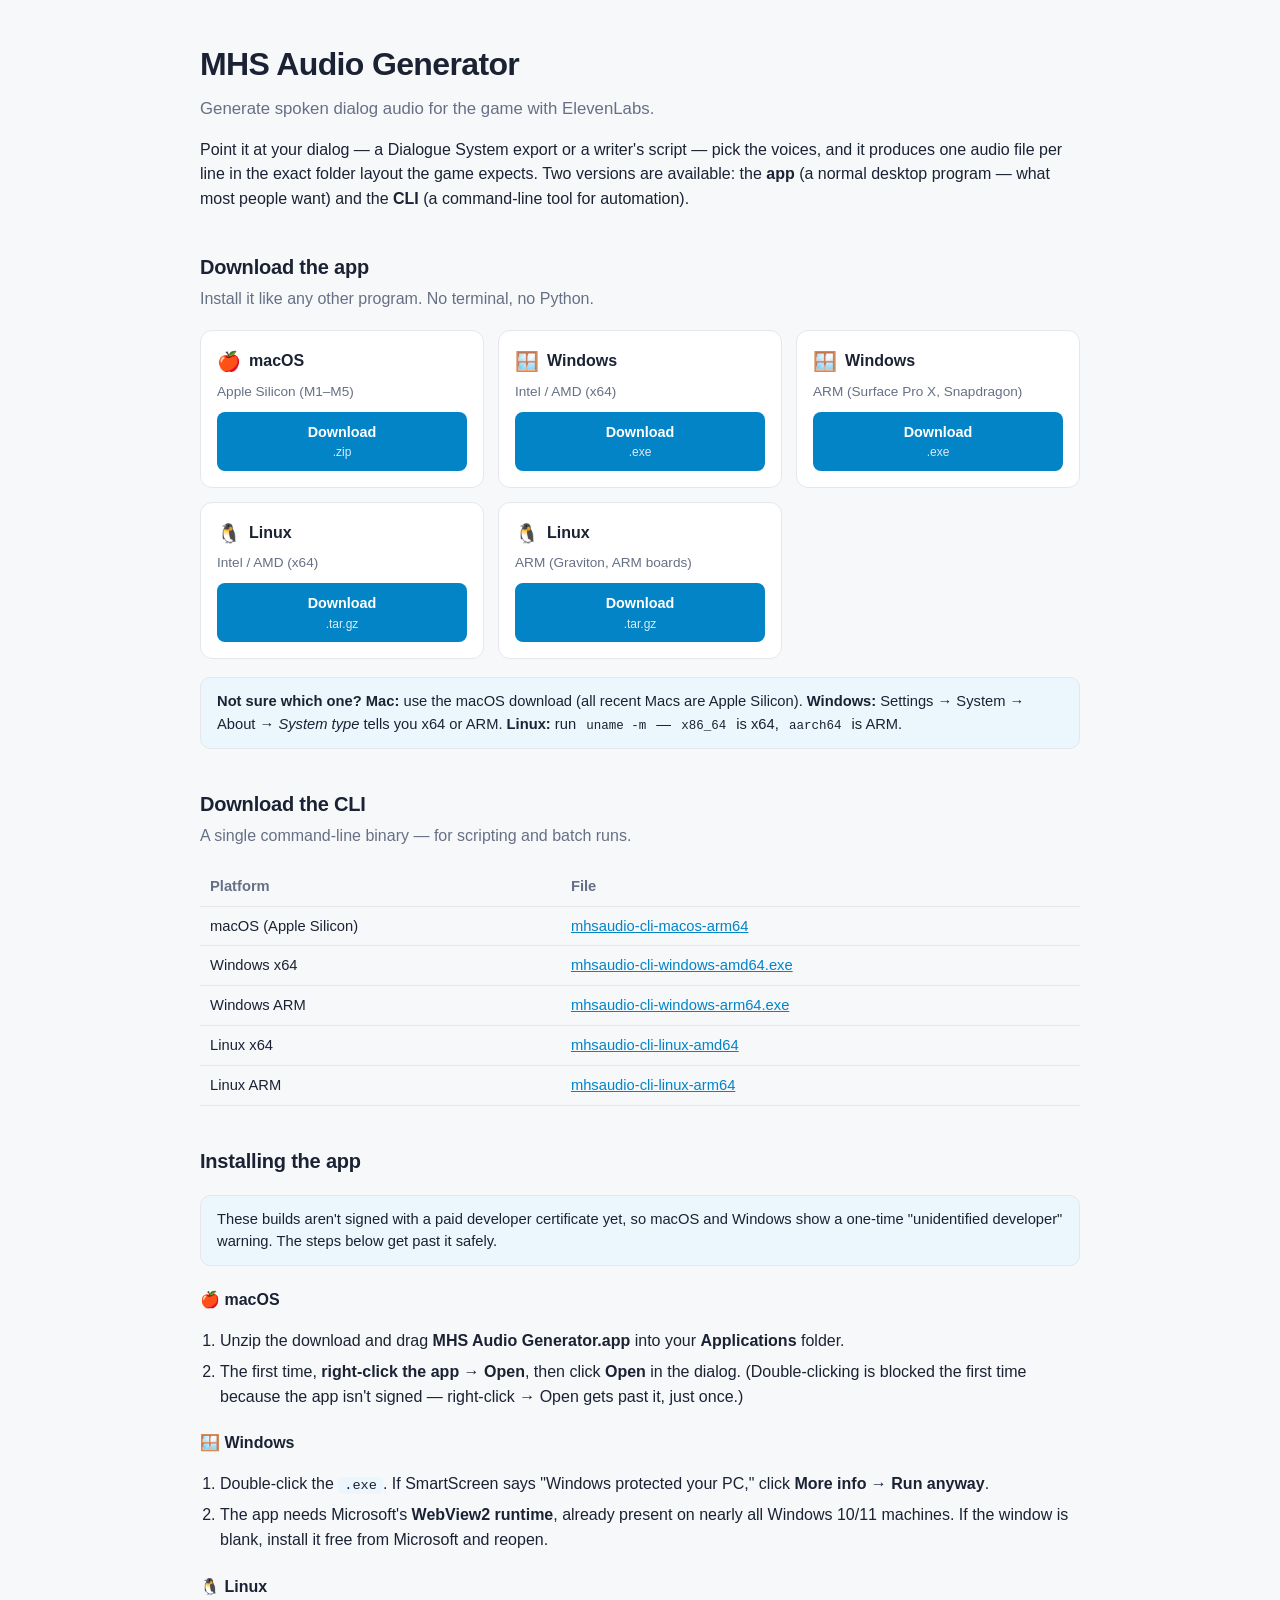
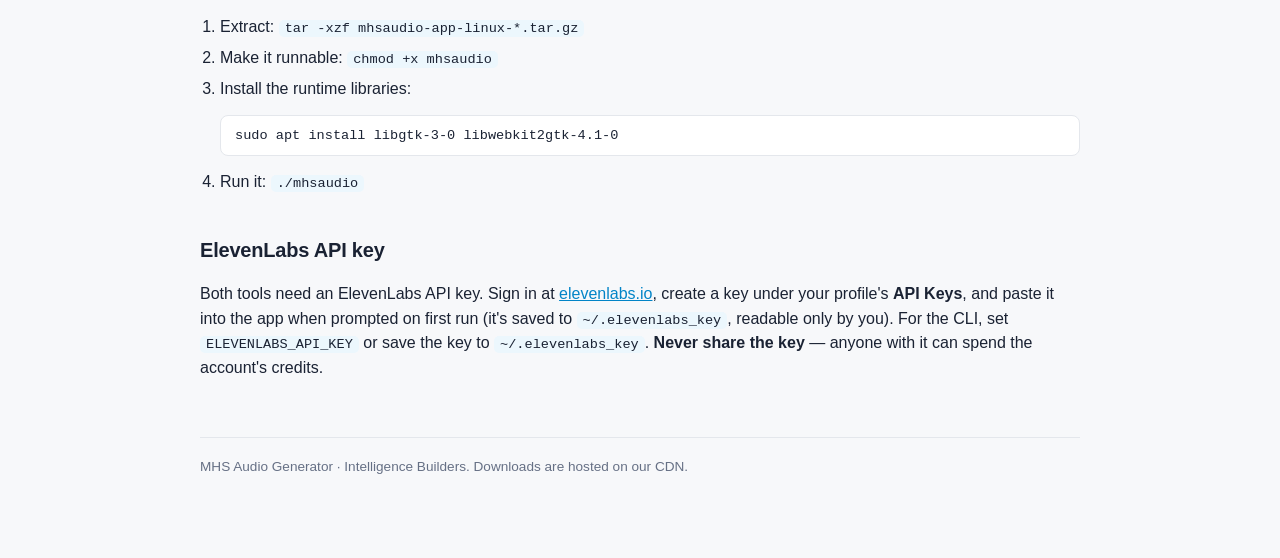
<file: web/index.html>
<!DOCTYPE html>
<html lang="en">
<head>
<meta charset="UTF-8"/>
<meta name="viewport" content="width=device-width, initial-scale=1.0"/>
<title>MHS Audio Generator — Downloads</title>
<style>
  :root {
    --bg: #f7f8fa; --card: #ffffff; --ink: #1a2233; --muted: #667085;
    --line: #e4e7ec; --brand: #0284c7; --brand-ink: #ffffff; --accent: #ecf7fd;
  }
  @media (prefers-color-scheme: dark) {
    :root {
      --bg: #0f172a; --card: #172033; --ink: #e6ebf2; --muted: #93a1b5;
      --line: #263248; --brand: #38bdf8; --brand-ink: #05203a; --accent: #12263c;
    }
  }
  * { box-sizing: border-box; }
  body {
    margin: 0; background: var(--bg); color: var(--ink);
    font: 16px/1.55 -apple-system, BlinkMacSystemFont, "Segoe UI", Roboto, Helvetica, Arial, sans-serif;
  }
  .wrap { max-width: 920px; margin: 0 auto; padding: 40px 20px 80px; }
  header { margin-bottom: 8px; }
  h1 { font-size: 2rem; margin: 0 0 6px; letter-spacing: -0.02em; }
  .tagline { color: var(--muted); font-size: 1.05rem; margin: 0 0 4px; }
  h2 { font-size: 1.25rem; margin: 40px 0 4px; letter-spacing: -0.01em; }
  h3 { font-size: 1rem; margin: 22px 0 8px; }
  .sub { color: var(--muted); margin: 0 0 18px; }
  a { color: var(--brand); }
  code {
    background: var(--accent); padding: 1px 6px; border-radius: 5px;
    font: 0.85em ui-monospace, SFMono-Regular, Menlo, Consolas, monospace;
  }
  pre {
    background: var(--card); border: 1px solid var(--line); border-radius: 8px;
    padding: 12px 14px; overflow-x: auto;
    font: 0.85rem ui-monospace, SFMono-Regular, Menlo, Consolas, monospace;
  }
  .grid { display: grid; grid-template-columns: repeat(auto-fill, minmax(240px, 1fr)); gap: 14px; }
  .card {
    background: var(--card); border: 1px solid var(--line); border-radius: 12px;
    padding: 16px; display: flex; flex-direction: column; gap: 10px;
  }
  .card .os { font-weight: 600; display: flex; align-items: center; gap: 8px; }
  .card .os .emoji { font-size: 1.2rem; }
  .card .arch { color: var(--muted); font-size: 0.85rem; margin-top: -6px; }
  .dl {
    margin-top: auto; display: inline-block; text-align: center;
    background: var(--brand); color: var(--brand-ink); text-decoration: none;
    font-weight: 600; font-size: 0.9rem; padding: 9px 12px; border-radius: 8px;
  }
  .dl:hover { filter: brightness(1.07); }
  .dl small { display: block; font-weight: 400; opacity: 0.85; font-size: 0.75rem; }
  .note {
    background: var(--accent); border: 1px solid var(--line); border-radius: 10px;
    padding: 12px 16px; margin: 18px 0; font-size: 0.92rem;
  }
  table { border-collapse: collapse; width: 100%; margin: 8px 0; font-size: 0.92rem; }
  th, td { text-align: left; padding: 8px 10px; border-bottom: 1px solid var(--line); }
  th { color: var(--muted); font-weight: 600; }
  .steps { padding-left: 20px; }
  .steps li { margin: 6px 0; }
  footer { margin-top: 56px; color: var(--muted); font-size: 0.85rem; border-top: 1px solid var(--line); padding-top: 18px; }
</style>
</head>
<body>
<div class="wrap">

  <header>
    <h1>MHS Audio Generator</h1>
    <p class="tagline">Generate spoken dialog audio for the game with ElevenLabs.</p>
  </header>

  <p>Point it at your dialog — a Dialogue System export or a writer's script — pick
  the voices, and it produces one audio file per line in the exact folder layout the
  game expects. Two versions are available: the <strong>app</strong> (a normal desktop
  program — what most people want) and the <strong>CLI</strong> (a command-line tool
  for automation).</p>

  <!-- ============================ THE APP ============================ -->
  <h2>Download the app</h2>
  <p class="sub">Install it like any other program. No terminal, no Python.</p>

  <div class="grid">
    <div class="card">
      <div class="os"><span class="emoji">🍎</span> macOS</div>
      <div class="arch">Apple Silicon (M1–M5)</div>
      <a class="dl" href="mhsaudio-app-macos-arm64.zip">Download <small>.zip</small></a>
    </div>
    <div class="card">
      <div class="os"><span class="emoji">🪟</span> Windows</div>
      <div class="arch">Intel / AMD (x64)</div>
      <a class="dl" href="mhsaudio-app-windows-amd64.exe">Download <small>.exe</small></a>
    </div>
    <div class="card">
      <div class="os"><span class="emoji">🪟</span> Windows</div>
      <div class="arch">ARM (Surface Pro X, Snapdragon)</div>
      <a class="dl" href="mhsaudio-app-windows-arm64.exe">Download <small>.exe</small></a>
    </div>
    <div class="card">
      <div class="os"><span class="emoji">🐧</span> Linux</div>
      <div class="arch">Intel / AMD (x64)</div>
      <a class="dl" href="mhsaudio-app-linux-amd64.tar.gz">Download <small>.tar.gz</small></a>
    </div>
    <div class="card">
      <div class="os"><span class="emoji">🐧</span> Linux</div>
      <div class="arch">ARM (Graviton, ARM boards)</div>
      <a class="dl" href="mhsaudio-app-linux-arm64.tar.gz">Download <small>.tar.gz</small></a>
    </div>
  </div>

  <div class="note">
    <strong>Not sure which one?</strong>
    <strong>Mac:</strong> use the macOS download (all recent Macs are Apple Silicon).
    <strong>Windows:</strong> Settings → System → About → <em>System type</em> tells you
    x64 or ARM. <strong>Linux:</strong> run <code>uname -m</code> — <code>x86_64</code>
    is x64, <code>aarch64</code> is ARM.
  </div>

  <!-- ============================ THE CLI ============================ -->
  <h2>Download the CLI</h2>
  <p class="sub">A single command-line binary — for scripting and batch runs.</p>

  <table>
    <tr><th>Platform</th><th>File</th></tr>
    <tr><td>macOS (Apple Silicon)</td><td><a href="mhsaudio-cli-macos-arm64">mhsaudio-cli-macos-arm64</a></td></tr>
    <tr><td>Windows x64</td><td><a href="mhsaudio-cli-windows-amd64.exe">mhsaudio-cli-windows-amd64.exe</a></td></tr>
    <tr><td>Windows ARM</td><td><a href="mhsaudio-cli-windows-arm64.exe">mhsaudio-cli-windows-arm64.exe</a></td></tr>
    <tr><td>Linux x64</td><td><a href="mhsaudio-cli-linux-amd64">mhsaudio-cli-linux-amd64</a></td></tr>
    <tr><td>Linux ARM</td><td><a href="mhsaudio-cli-linux-arm64">mhsaudio-cli-linux-arm64</a></td></tr>
  </table>

  <!-- ============================ INSTALL ============================ -->
  <h2>Installing the app</h2>

  <div class="note">
    These builds aren't signed with a paid developer certificate yet, so macOS and
    Windows show a one-time "unidentified developer" warning. The steps below get past
    it safely.
  </div>

  <h3>🍎 macOS</h3>
  <ol class="steps">
    <li>Unzip the download and drag <strong>MHS Audio Generator.app</strong> into your <strong>Applications</strong> folder.</li>
    <li>The first time, <strong>right-click the app → Open</strong>, then click <strong>Open</strong> in the dialog. (Double-clicking is blocked the first time because the app isn't signed — right-click → Open gets past it, just once.)</li>
  </ol>

  <h3>🪟 Windows</h3>
  <ol class="steps">
    <li>Double-click the <code>.exe</code>. If SmartScreen says "Windows protected your PC," click <strong>More info → Run anyway</strong>.</li>
    <li>The app needs Microsoft's <strong>WebView2 runtime</strong>, already present on nearly all Windows 10/11 machines. If the window is blank, install it free from Microsoft and reopen.</li>
  </ol>

  <h3>🐧 Linux</h3>
  <ol class="steps">
    <li>Extract: <code>tar -xzf mhsaudio-app-linux-*.tar.gz</code></li>
    <li>Make it runnable: <code>chmod +x mhsaudio</code></li>
    <li>Install the runtime libraries:
      <pre>sudo apt install libgtk-3-0 libwebkit2gtk-4.1-0</pre>
    </li>
    <li>Run it: <code>./mhsaudio</code></li>
  </ol>

  <h2>ElevenLabs API key</h2>
  <p>Both tools need an ElevenLabs API key. Sign in at
  <a href="https://elevenlabs.io">elevenlabs.io</a>, create a key under your profile's
  <strong>API Keys</strong>, and paste it into the app when prompted on first run (it's
  saved to <code>~/.elevenlabs_key</code>, readable only by you). For the CLI, set
  <code>ELEVENLABS_API_KEY</code> or save the key to <code>~/.elevenlabs_key</code>.
  <strong>Never share the key</strong> — anyone with it can spend the account's credits.</p>

  <footer>
    MHS Audio Generator · Intelligence Builders. Downloads are hosted on our CDN.
  </footer>

</div>
</body>
</html>
</file>
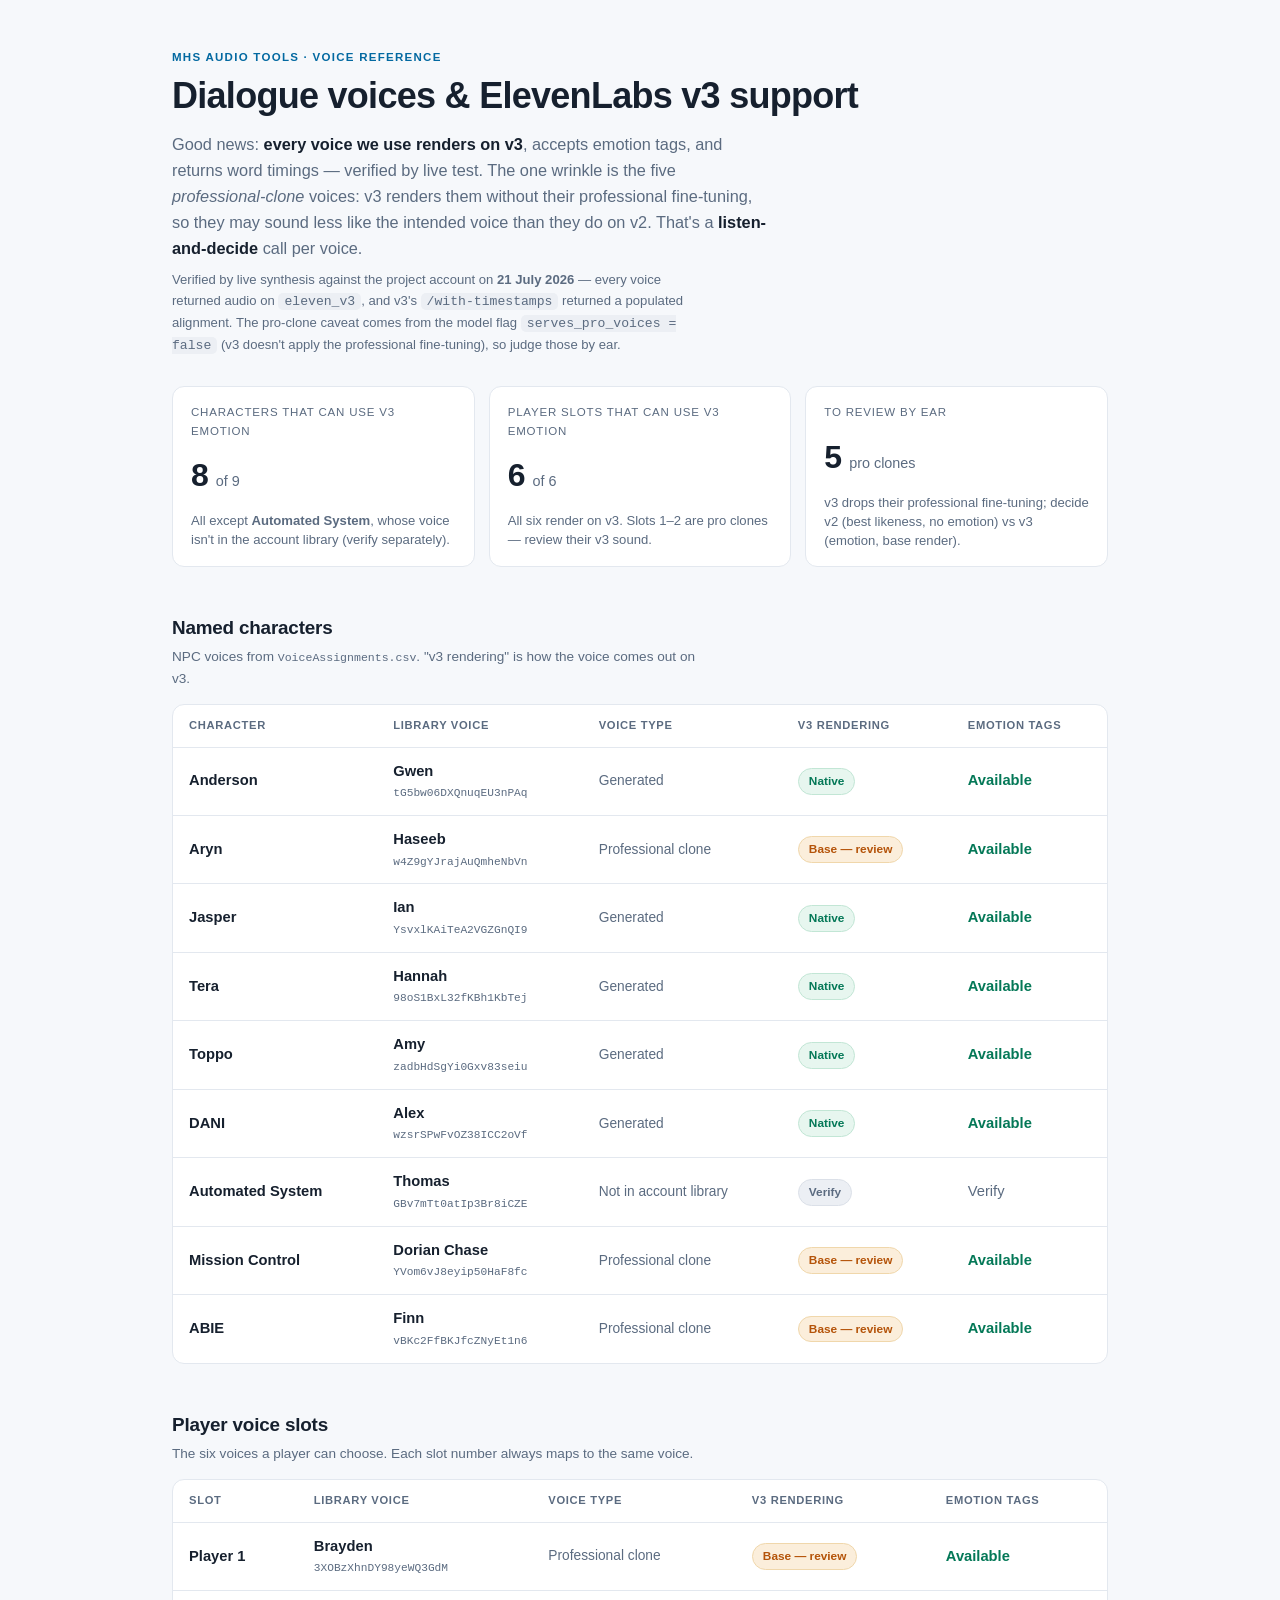
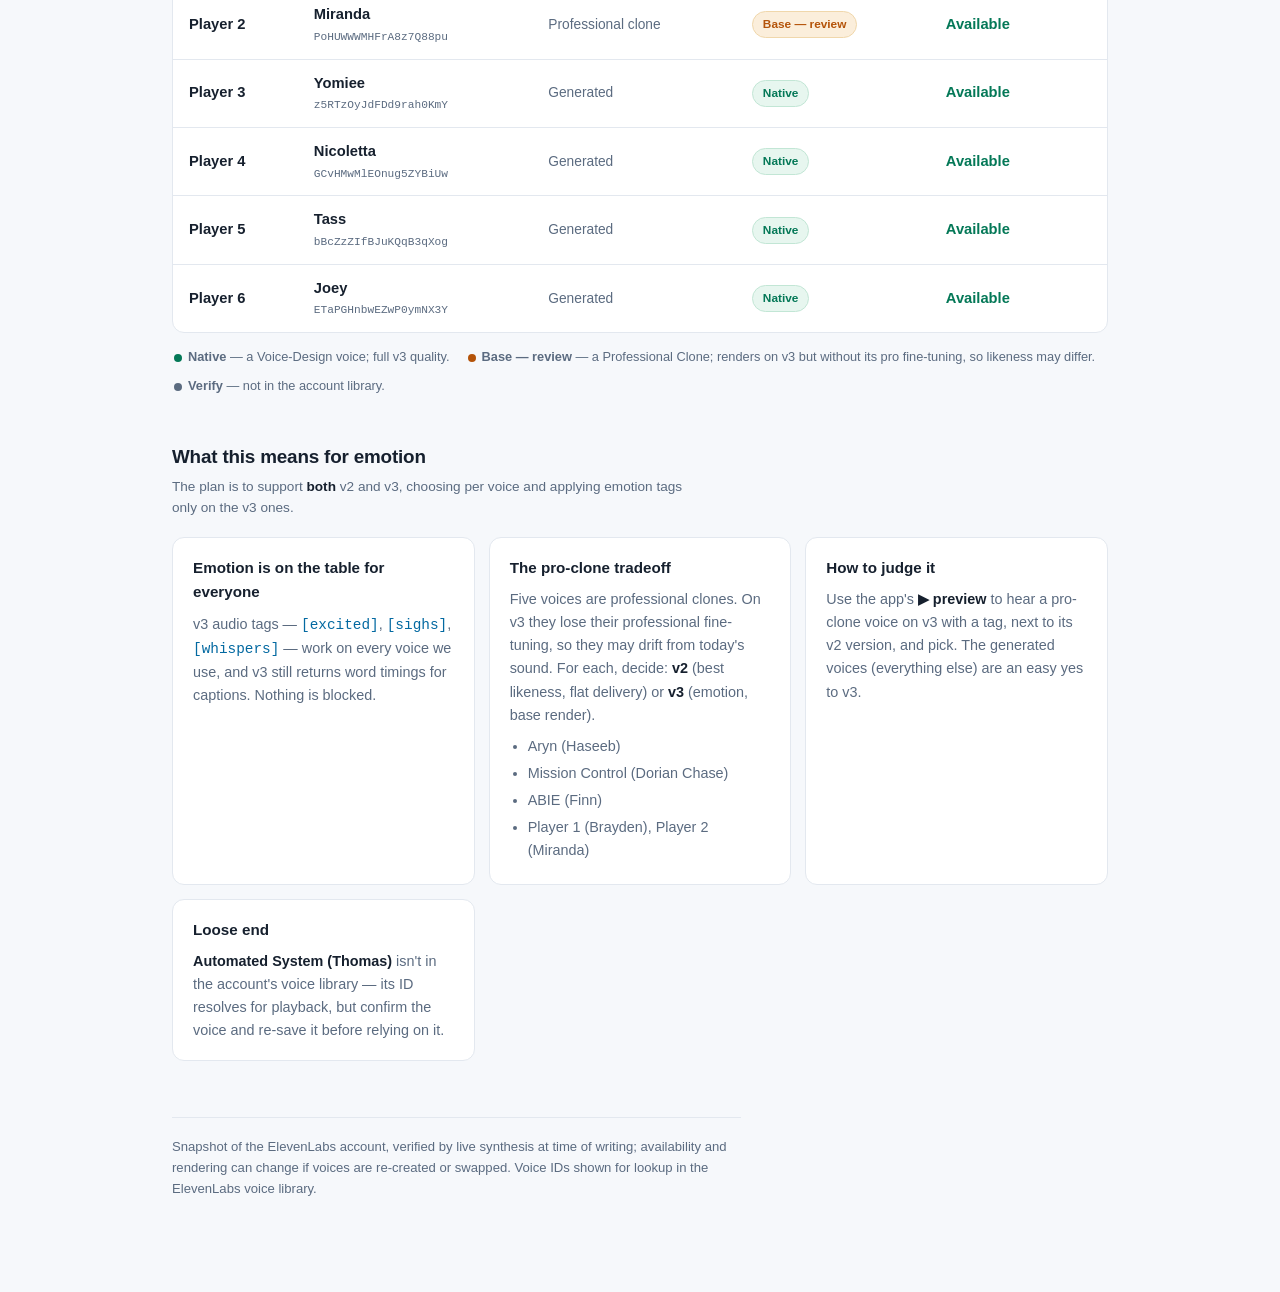
<file: docs/voice-versions-status.html>
<!DOCTYPE html>
<html lang="en">
<head>
<meta charset="utf-8">
<meta name="viewport" content="width=device-width, initial-scale=1">
<title>MHS Dialogue Voices — v2 / v3 Support</title>
<style>
  :root {
    --bg: #f6f8fb; --card: #ffffff; --ink: #16202e; --muted: #5b6b80; --line: #e3e8ef;
    --accent: #0369a1;
    --good: #047857; --good-bg: #e7f6ef; --good-line: #c2e6d5;
    --warn: #b45309; --warn-bg: #fbeedb; --warn-line: #f0d7ab;
    --neutral: #5b6b80; --neutral-bg: #eceff4; --neutral-line: #dbe0e8;
  }
  @media (prefers-color-scheme: dark) {
    :root {
      --bg: #0e1626; --card: #16202f; --ink: #e7edf5; --muted: #96a5ba; --line: #253247;
      --accent: #57b6e8;
      --good: #34d399; --good-bg: #112a20; --good-line: #214737;
      --warn: #fbbf24; --warn-bg: #2a2012; --warn-line: #4a3a17;
      --neutral: #96a5ba; --neutral-bg: #1b2536; --neutral-line: #2c3a4f;
    }
  }
  :root[data-theme="light"] {
    --bg: #f6f8fb; --card: #ffffff; --ink: #16202e; --muted: #5b6b80; --line: #e3e8ef;
    --accent: #0369a1;
    --good: #047857; --good-bg: #e7f6ef; --good-line: #c2e6d5;
    --warn: #b45309; --warn-bg: #fbeedb; --warn-line: #f0d7ab;
    --neutral: #5b6b80; --neutral-bg: #eceff4; --neutral-line: #dbe0e8;
  }
  :root[data-theme="dark"] {
    --bg: #0e1626; --card: #16202f; --ink: #e7edf5; --muted: #96a5ba; --line: #253247;
    --accent: #57b6e8;
    --good: #34d399; --good-bg: #112a20; --good-line: #214737;
    --warn: #fbbf24; --warn-bg: #2a2012; --warn-line: #4a3a17;
    --neutral: #96a5ba; --neutral-bg: #1b2536; --neutral-line: #2c3a4f;
  }

  * { box-sizing: border-box; }
  body {
    margin: 0; background: var(--bg); color: var(--ink);
    font: 16px/1.6 -apple-system, BlinkMacSystemFont, "Segoe UI", Roboto, Helvetica, Arial, sans-serif;
    -webkit-font-smoothing: antialiased;
  }
  .wrap { max-width: 980px; margin: 0 auto; padding: 48px 22px 96px; }

  .eyebrow { font-size: 0.72rem; font-weight: 700; letter-spacing: 0.11em; text-transform: uppercase; color: var(--accent); margin: 0 0 10px; }
  h1 { font-size: clamp(1.7rem, 3.4vw, 2.25rem); line-height: 1.12; letter-spacing: -0.02em; margin: 0 0 14px; text-wrap: balance; font-weight: 700; }
  .lede { max-width: 66ch; color: var(--muted); margin: 0 0 8px; font-size: 1.02rem; }
  .lede strong { color: var(--ink); }
  .meta { color: var(--muted); font-size: 0.82rem; margin: 6px 0 0; max-width: 74ch; }
  .meta code { font-family: ui-monospace, SFMono-Regular, Menlo, Consolas, monospace; background: var(--neutral-bg); padding: 1px 6px; border-radius: 5px; }

  h2 { font-size: 1.18rem; letter-spacing: -0.01em; margin: 0 0 3px; }
  .sec-note { color: var(--muted); font-size: 0.85rem; margin: 0 0 14px; max-width: 70ch; }
  section { margin-top: 46px; }

  .summary { display: grid; grid-template-columns: repeat(auto-fit, minmax(210px, 1fr)); gap: 14px; margin-top: 30px; }
  .stat { background: var(--card); border: 1px solid var(--line); border-radius: 12px; padding: 16px 18px; }
  .stat .k { font-size: 0.72rem; text-transform: uppercase; letter-spacing: 0.07em; color: var(--muted); }
  .stat .row { display: flex; align-items: baseline; gap: 8px; margin-top: 10px; }
  .stat .big { font-size: 2rem; font-weight: 700; font-variant-numeric: tabular-nums; letter-spacing: -0.03em; }
  .stat .of { color: var(--muted); font-size: 0.9rem; }
  .stat .cap { margin-top: 10px; font-size: 0.82rem; color: var(--muted); line-height: 1.45; }

  .tw { overflow-x: auto; border: 1px solid var(--line); border-radius: 12px; background: var(--card); }
  table { width: 100%; border-collapse: collapse; font-size: 0.92rem; min-width: 680px; }
  thead th { text-align: left; font-size: 0.7rem; text-transform: uppercase; letter-spacing: 0.06em; color: var(--muted); font-weight: 600; padding: 12px 16px; border-bottom: 1px solid var(--line); white-space: nowrap; }
  tbody td { padding: 12px 16px; border-bottom: 1px solid var(--line); vertical-align: middle; }
  tbody tr:last-child td { border-bottom: none; }
  .who { font-weight: 650; }
  .vname { font-weight: 550; }
  .vid { display: block; margin-top: 2px; font-family: ui-monospace, SFMono-Regular, Menlo, Consolas, monospace; font-size: 0.7rem; color: var(--muted); }
  .type { color: var(--muted); font-size: 0.86rem; }

  .pill { display: inline-flex; align-items: center; gap: 6px; padding: 3px 10px; border-radius: 999px; font-size: 0.74rem; font-weight: 650; white-space: nowrap; border: 1px solid transparent; }
  .pill.good { color: var(--good); background: var(--good-bg); border-color: var(--good-line); }
  .pill.warn { color: var(--warn); background: var(--warn-bg); border-color: var(--warn-line); }
  .pill.neutral { color: var(--neutral); background: var(--neutral-bg); border-color: var(--neutral-line); }

  .tag-yes { color: var(--good); font-weight: 600; }
  .tag-na { color: var(--muted); }

  .legend { display: flex; flex-wrap: wrap; gap: 8px 18px; margin: 14px 2px 0; font-size: 0.8rem; color: var(--muted); }
  .dot { display: inline-block; width: 8px; height: 8px; border-radius: 50%; margin-right: 6px; vertical-align: middle; }
  .dot.g { background: var(--good); } .dot.w { background: var(--warn); } .dot.n { background: var(--neutral); }

  .cards { display: grid; grid-template-columns: repeat(auto-fit, minmax(260px, 1fr)); gap: 14px; margin-top: 18px; }
  .box { background: var(--card); border: 1px solid var(--line); border-radius: 12px; padding: 18px 20px; }
  .box h3 { margin: 0 0 8px; font-size: 0.95rem; }
  .box p { margin: 0; color: var(--muted); font-size: 0.9rem; }
  .box ul { margin: 8px 0 0; padding-left: 18px; color: var(--muted); font-size: 0.9rem; }
  .box li { margin: 4px 0; }
  code.tag { font-family: ui-monospace, SFMono-Regular, Menlo, Consolas, monospace; color: var(--accent); }
  strong.ink { color: var(--ink); }

  footer { margin-top: 56px; border-top: 1px solid var(--line); padding-top: 18px; color: var(--muted); font-size: 0.82rem; max-width: 78ch; }
</style>
</head>
<body>

<div class="wrap">

  <header>
    <p class="eyebrow">MHS Audio Tools · Voice reference</p>
    <h1>Dialogue voices &amp; ElevenLabs v3 support</h1>
    <p class="lede">
      Good news: <strong>every voice we use renders on v3</strong>, accepts emotion
      tags, and returns word timings — verified by live test. The one wrinkle is the
      five <em>professional-clone</em> voices: v3 renders them without their
      professional fine-tuning, so they may sound less like the intended voice than
      they do on v2. That's a <strong>listen-and-decide</strong> call per voice.
    </p>
    <p class="meta">Verified by live synthesis against the project account on <strong>21 July 2026</strong> — every voice returned audio on <code>eleven_v3</code>, and v3's <code>/with-timestamps</code> returned a populated alignment. The pro-clone caveat comes from the model flag <code>serves_pro_voices = false</code> (v3 doesn't apply the professional fine-tuning), so judge those by ear.</p>
  </header>

  <div class="summary">
    <div class="stat">
      <div class="k">Characters that can use v3 emotion</div>
      <div class="row"><span class="big">8</span><span class="of">of 9</span></div>
      <div class="cap">All except <strong>Automated System</strong>, whose voice isn't in the account library (verify separately).</div>
    </div>
    <div class="stat">
      <div class="k">Player slots that can use v3 emotion</div>
      <div class="row"><span class="big">6</span><span class="of">of 6</span></div>
      <div class="cap">All six render on v3. Slots 1–2 are pro clones — review their v3 sound.</div>
    </div>
    <div class="stat">
      <div class="k">To review by ear</div>
      <div class="row"><span class="big">5</span><span class="of">pro clones</span></div>
      <div class="cap">v3 drops their professional fine-tuning; decide v2 (best likeness, no emotion) vs v3 (emotion, base render).</div>
    </div>
  </div>

  <!-- Characters -->
  <section>
    <h2>Named characters</h2>
    <p class="sec-note">NPC voices from <code style="font-family:ui-monospace,monospace;font-size:0.85em;">VoiceAssignments.csv</code>. "v3 rendering" is how the voice comes out on v3.</p>
    <div class="tw">
      <table>
        <thead>
          <tr><th>Character</th><th>Library voice</th><th>Voice type</th><th>v3 rendering</th><th>Emotion tags</th></tr>
        </thead>
        <tbody>
          <tr><td class="who">Anderson</td><td><span class="vname">Gwen</span><span class="vid">tG5bw06DXQnuqEU3nPAq</span></td><td class="type">Generated</td><td><span class="pill good">Native</span></td><td class="tag-yes">Available</td></tr>
          <tr><td class="who">Aryn</td><td><span class="vname">Haseeb</span><span class="vid">w4Z9gYJrajAuQmheNbVn</span></td><td class="type">Professional clone</td><td><span class="pill warn">Base — review</span></td><td class="tag-yes">Available</td></tr>
          <tr><td class="who">Jasper</td><td><span class="vname">Ian</span><span class="vid">YsvxlKAiTeA2VGZGnQI9</span></td><td class="type">Generated</td><td><span class="pill good">Native</span></td><td class="tag-yes">Available</td></tr>
          <tr><td class="who">Tera</td><td><span class="vname">Hannah</span><span class="vid">98oS1BxL32fKBh1KbTej</span></td><td class="type">Generated</td><td><span class="pill good">Native</span></td><td class="tag-yes">Available</td></tr>
          <tr><td class="who">Toppo</td><td><span class="vname">Amy</span><span class="vid">zadbHdSgYi0Gxv83seiu</span></td><td class="type">Generated</td><td><span class="pill good">Native</span></td><td class="tag-yes">Available</td></tr>
          <tr><td class="who">DANI</td><td><span class="vname">Alex</span><span class="vid">wzsrSPwFvOZ38ICC2oVf</span></td><td class="type">Generated</td><td><span class="pill good">Native</span></td><td class="tag-yes">Available</td></tr>
          <tr><td class="who">Automated System</td><td><span class="vname">Thomas</span><span class="vid">GBv7mTt0atIp3Br8iCZE</span></td><td class="type">Not in account library</td><td><span class="pill neutral">Verify</span></td><td class="tag-na">Verify</td></tr>
          <tr><td class="who">Mission Control</td><td><span class="vname">Dorian Chase</span><span class="vid">YVom6vJ8eyip50HaF8fc</span></td><td class="type">Professional clone</td><td><span class="pill warn">Base — review</span></td><td class="tag-yes">Available</td></tr>
          <tr><td class="who">ABIE</td><td><span class="vname">Finn</span><span class="vid">vBKc2FfBKJfcZNyEt1n6</span></td><td class="type">Professional clone</td><td><span class="pill warn">Base — review</span></td><td class="tag-yes">Available</td></tr>
        </tbody>
      </table>
    </div>
  </section>

  <!-- Player slots -->
  <section>
    <h2>Player voice slots</h2>
    <p class="sec-note">The six voices a player can choose. Each slot number always maps to the same voice.</p>
    <div class="tw">
      <table>
        <thead>
          <tr><th>Slot</th><th>Library voice</th><th>Voice type</th><th>v3 rendering</th><th>Emotion tags</th></tr>
        </thead>
        <tbody>
          <tr><td class="who">Player 1</td><td><span class="vname">Brayden</span><span class="vid">3XOBzXhnDY98yeWQ3GdM</span></td><td class="type">Professional clone</td><td><span class="pill warn">Base — review</span></td><td class="tag-yes">Available</td></tr>
          <tr><td class="who">Player 2</td><td><span class="vname">Miranda</span><span class="vid">PoHUWWWMHFrA8z7Q88pu</span></td><td class="type">Professional clone</td><td><span class="pill warn">Base — review</span></td><td class="tag-yes">Available</td></tr>
          <tr><td class="who">Player 3</td><td><span class="vname">Yomiee</span><span class="vid">z5RTzOyJdFDd9rah0KmY</span></td><td class="type">Generated</td><td><span class="pill good">Native</span></td><td class="tag-yes">Available</td></tr>
          <tr><td class="who">Player 4</td><td><span class="vname">Nicoletta</span><span class="vid">GCvHMwMlEOnug5ZYBiUw</span></td><td class="type">Generated</td><td><span class="pill good">Native</span></td><td class="tag-yes">Available</td></tr>
          <tr><td class="who">Player 5</td><td><span class="vname">Tass</span><span class="vid">bBcZzZIfBJuKQqB3qXog</span></td><td class="type">Generated</td><td><span class="pill good">Native</span></td><td class="tag-yes">Available</td></tr>
          <tr><td class="who">Player 6</td><td><span class="vname">Joey</span><span class="vid">ETaPGHnbwEZwP0ymNX3Y</span></td><td class="type">Generated</td><td><span class="pill good">Native</span></td><td class="tag-yes">Available</td></tr>
        </tbody>
      </table>
    </div>
    <div class="legend">
      <span><span class="dot g"></span><strong>Native</strong> — a Voice-Design voice; full v3 quality.</span>
      <span><span class="dot w"></span><strong>Base — review</strong> — a Professional Clone; renders on v3 but without its pro fine-tuning, so likeness may differ.</span>
      <span><span class="dot n"></span><strong>Verify</strong> — not in the account library.</span>
    </div>
  </section>

  <!-- What it means -->
  <section>
    <h2>What this means for emotion</h2>
    <p class="sec-note">The plan is to support <strong class="ink">both</strong> v2 and v3, choosing per voice and applying emotion tags only on the v3 ones.</p>
    <div class="cards">
      <div class="box">
        <h3>Emotion is on the table for everyone</h3>
        <p>v3 audio tags — <code class="tag">[excited]</code>, <code class="tag">[sighs]</code>, <code class="tag">[whispers]</code> — work on every voice we use, and v3 still returns word timings for captions. Nothing is blocked.</p>
      </div>
      <div class="box">
        <h3>The pro-clone tradeoff</h3>
        <p>Five voices are professional clones. On v3 they lose their professional fine-tuning, so they may drift from today's sound. For each, decide: <strong class="ink">v2</strong> (best likeness, flat delivery) or <strong class="ink">v3</strong> (emotion, base render).</p>
        <ul>
          <li>Aryn (Haseeb)</li>
          <li>Mission Control (Dorian Chase)</li>
          <li>ABIE (Finn)</li>
          <li>Player 1 (Brayden), Player 2 (Miranda)</li>
        </ul>
      </div>
      <div class="box">
        <h3>How to judge it</h3>
        <p>Use the app's <strong class="ink">▶ preview</strong> to hear a pro-clone voice on v3 with a tag, next to its v2 version, and pick. The generated voices (everything else) are an easy yes to v3.</p>
      </div>
      <div class="box">
        <h3>Loose end</h3>
        <p><strong class="ink">Automated System (Thomas)</strong> isn't in the account's voice library — its ID resolves for playback, but confirm the voice and re-save it before relying on it.</p>
      </div>
    </div>
  </section>

  <footer>
    Snapshot of the ElevenLabs account, verified by live synthesis at time of writing; availability and rendering can change if voices are re-created or swapped. Voice IDs shown for lookup in the ElevenLabs voice library.
  </footer>

</div>

</body>
</html>
</file>
